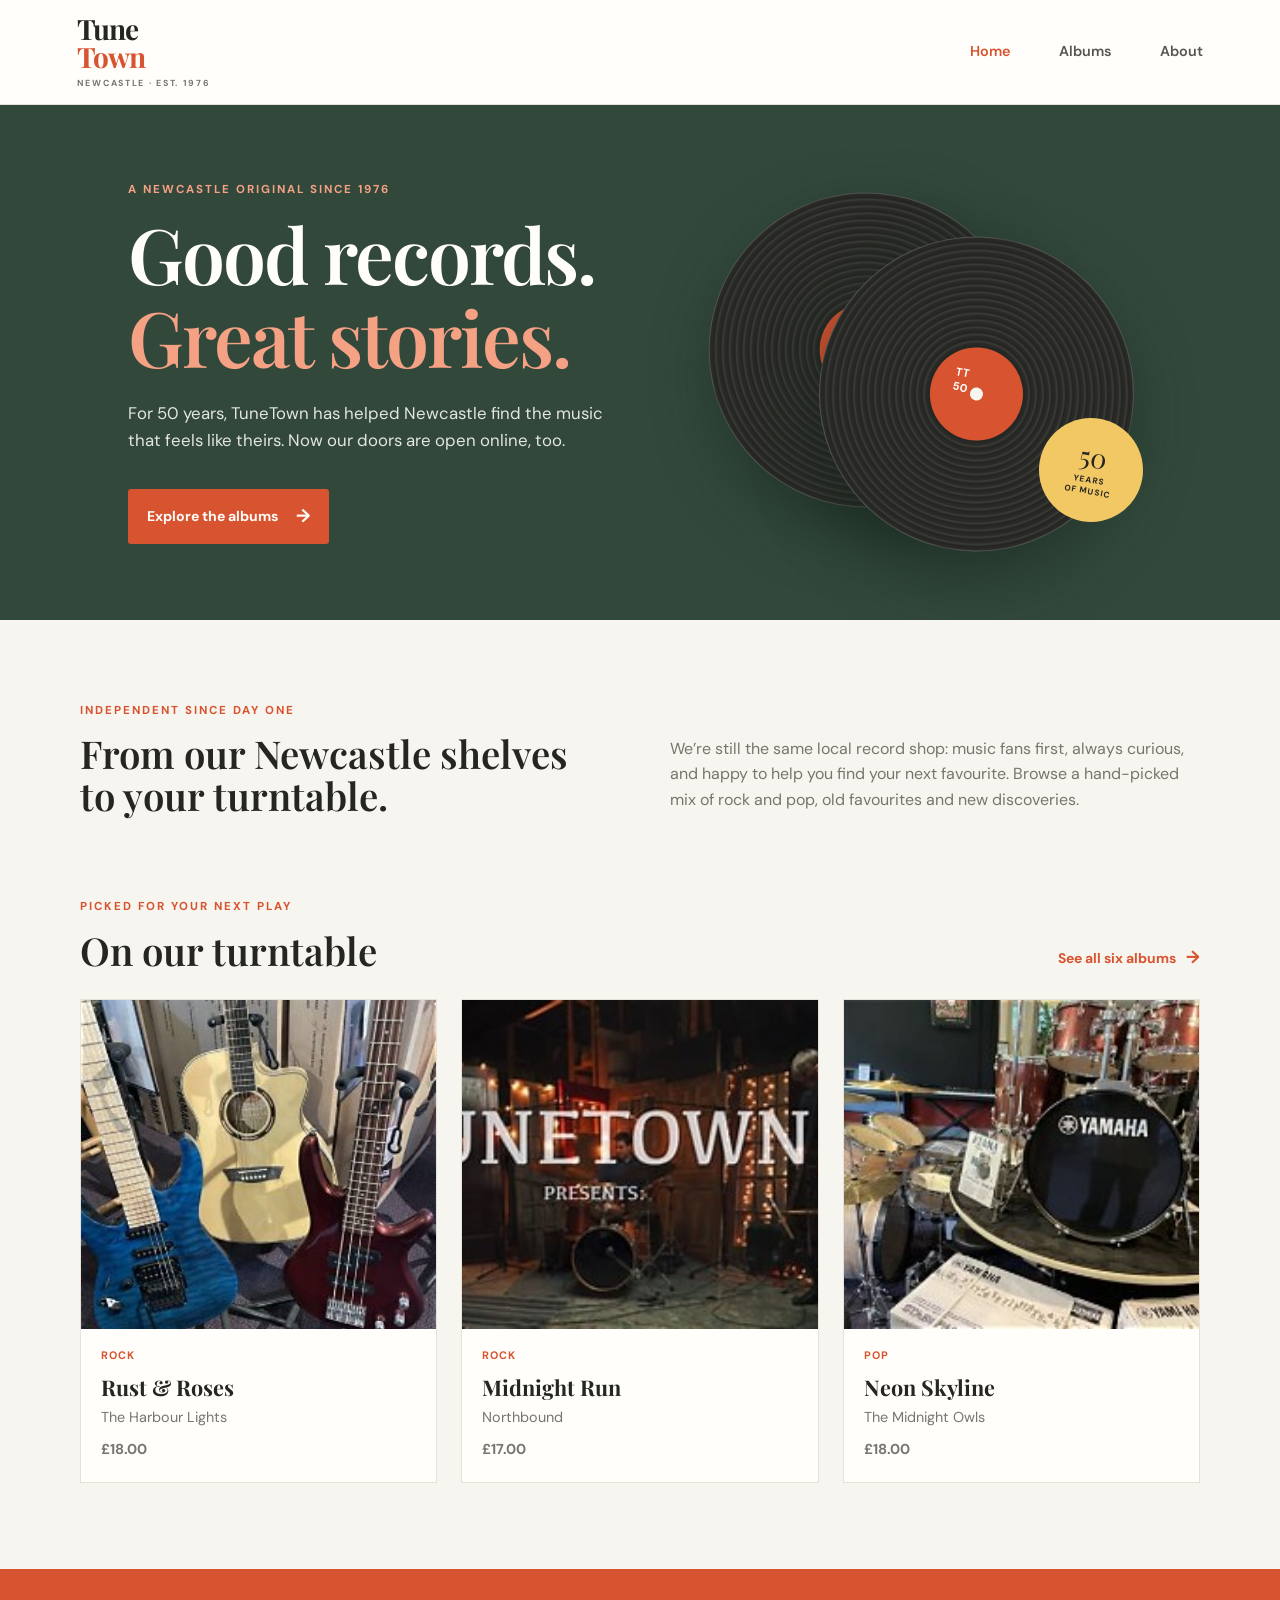
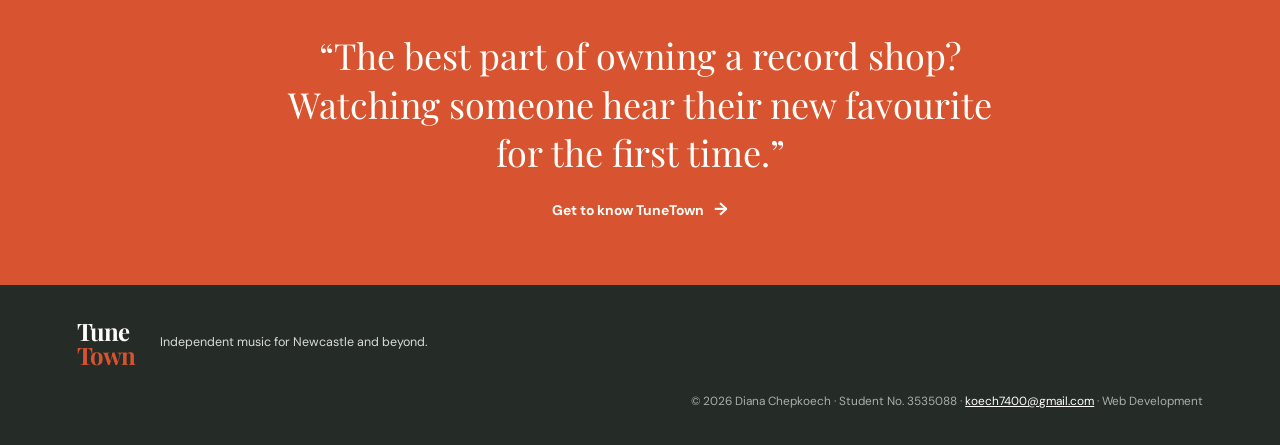
<file: index.html>
<!DOCTYPE html>
<html lang="en">
<head>
    <meta charset="UTF-8">
    <meta name="viewport" content="width=device-width, initial-scale=1.0">
    <meta name="description" content="Discover records, new releases and Newcastle music-store favourites at TuneTown, serving music lovers for 50 years.">
    <title>TuneTown | Newcastle records for every generation</title>
    <link rel="stylesheet" href="style.css">
</head>
<body>
    <header class="site-header">
        <a class="wordmark" href="home.html" aria-label="TuneTown home">Tune<span>Town</span><small>NEWCASTLE · EST. 1976</small></a>
        <nav class="site-nav" aria-label="Main navigation">
            <a class="active" href="home.html" aria-current="page">Home</a>
            <a href="albums.html">Albums</a>
            <a href="about.html">About</a>
        </nav>
    </header>

    <main>
        <section class="hero">
            <div class="hero-copy">
                <p class="eyebrow">A Newcastle original since 1976</p>
                <h1>Good records.<br><span>Great stories.</span></h1>
                <p>For 50 years, TuneTown has helped Newcastle find the music that feels like theirs. Now our doors are open online, too.</p>
                <a class="button" href="albums.html">Explore the albums <span aria-hidden="true">→</span></a>
            </div>
            <div class="hero-art" aria-label="A collection of records from the TuneTown shelves">
                <div class="record record-back"></div>
                <div class="record record-front"><span class="record-label">TT<br>50</span></div>
                <div class="hero-sticker">50<br><small>YEARS<br>OF MUSIC</small></div>
            </div>
        </section>

        <section class="welcome section-wrap">
            <div>
                <p class="eyebrow">Independent since day one</p>
                <h2>From our Newcastle shelves<br>to your turntable.</h2>
            </div>
            <p>We’re still the same local record shop: music fans first, always curious, and happy to help you find your next favourite. Browse a hand-picked mix of rock and pop, old favourites and new discoveries.</p>
        </section>

        <section class="featured section-wrap">
            <div class="section-heading">
                <div>
                    <p class="eyebrow">Picked for your next play</p>
                    <h2>On our turntable</h2>
                </div>
                <a class="text-link" href="albums.html">See all six albums <span aria-hidden="true">→</span></a>
            </div>
            <div class="album-grid featured-grid">
                <article class="album-card">
                    <img src="images/OIP.jpeg" alt="Yamaha drum kit displayed in a music shop">
                    <div class="album-info"><p class="genre-tag">Rock</p><h3>Rust &amp; Roses</h3><p>The Harbour Lights</p><p class="album-price">£18.00</p></div>
                </article>
                <article class="album-card">
                    <img src="images/OIP (1).jpeg" alt="Drum kits displayed in a music shop">
                    <div class="album-info"><p class="genre-tag">Rock</p><h3>Midnight Run</h3><p>Northbound</p><p class="album-price">£17.00</p></div>
                </article>
                <article class="album-card">
                    <img src="images/OIP (2).jpeg" alt="Colorful acoustic and electric guitars">
                    <div class="album-info"><p class="genre-tag">Pop</p><h3>Neon Skyline</h3><p>The Midnight Owls</p><p class="album-price">£18.00</p></div>
                </article>
            </div>
        </section>

        <section class="home-note">
            <p>“The best part of owning a record shop? Watching someone hear their new favourite for the first time.”</p>
            <a class="text-link" href="about.html">Get to know TuneTown <span aria-hidden="true">→</span></a>
        </section>
    </main>

    <footer class="site-footer">
        <a class="wordmark footer-wordmark" href="home.html">Tune<span>Town</span></a>
        <p>Independent music for Newcastle and beyond.</p>
        <p class="copyright">© 2026 Diana Chepkoech · Student No. 3535088 · <a href="mailto:koech7400@gmail.com">koech7400@gmail.com</a> · Web Development</p>
    </footer>
</body>
</html>
</file>
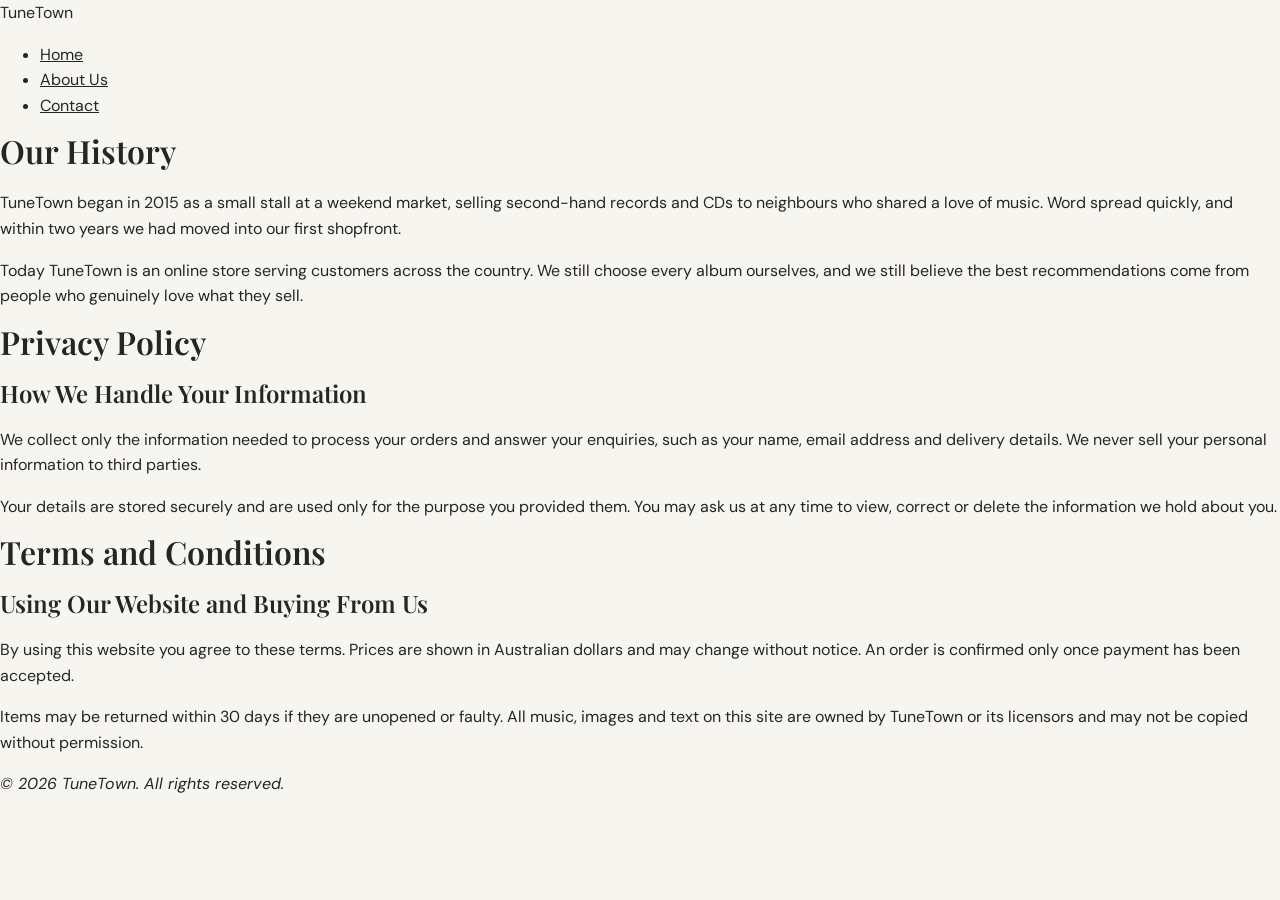
<file: about (2).html>
<!DOCTYPE html>
<!--
  File name:  about.html
  Author:     Diana Chepkoech (3535088)
  Created:    24 September 2026
  Purpose:    TuneTown About Us page.

  Marking criteria addressed:
  - Full HTML structure and relative-URL navigation bar
  - History section (h1 + two paragraphs)
  - Privacy policy section (h1, h2, paragraphs)
  - Terms and conditions section (h1, h2, paragraphs)
-->
<html lang="en">
<head>
  <meta charset="utf-8">
  <meta name="viewport" content="width=device-width, initial-scale=1">
  <title>TuneTown - About Us</title>
  <link rel="stylesheet" href="style.css">
</head>
<body>
  <div id="header">
    <span class="brand">TuneTown</span>
    <nav>
      <ul>
        <li><a href="index.html">Home</a></li>
        <li><a href="about.html">About Us</a></li>
        <li><a href="contact.html">Contact</a></li>
      </ul>
    </nav>
  </div>

  <div id="history">
    <h1>Our History</h1>
    <p>
      TuneTown began in 2015 as a small stall at a weekend market, selling
      second-hand records and CDs to neighbours who shared a love of music.
      Word spread quickly, and within two years we had moved into our first
      shopfront.
    </p>
    <p>
      Today TuneTown is an online store serving customers across the country.
      We still choose every album ourselves, and we still believe the best
      recommendations come from people who genuinely love what they sell.
    </p>
  </div>

  <div id="privacy">
    <h1>Privacy Policy</h1>
    <h2>How We Handle Your Information</h2>
    <p>
      We collect only the information needed to process your orders and answer
      your enquiries, such as your name, email address and delivery details.
      We never sell your personal information to third parties.
    </p>
    <p>
      Your details are stored securely and are used only for the purpose you
      provided them. You may ask us at any time to view, correct or delete the
      information we hold about you.
    </p>
  </div>

  <div id="terms">
    <h1>Terms and Conditions</h1>
    <h2>Using Our Website and Buying From Us</h2>
    <p>
      By using this website you agree to these terms. Prices are shown in
      Australian dollars and may change without notice. An order is confirmed
      only once payment has been accepted.
    </p>
    <p>
      Items may be returned within 30 days if they are unopened or faulty.
      All music, images and text on this site are owned by TuneTown or its
      licensors and may not be copied without permission.
    </p>
  </div>

  <address>&copy; 2026 TuneTown. All rights reserved.</address>
</body>
</html>
</file>
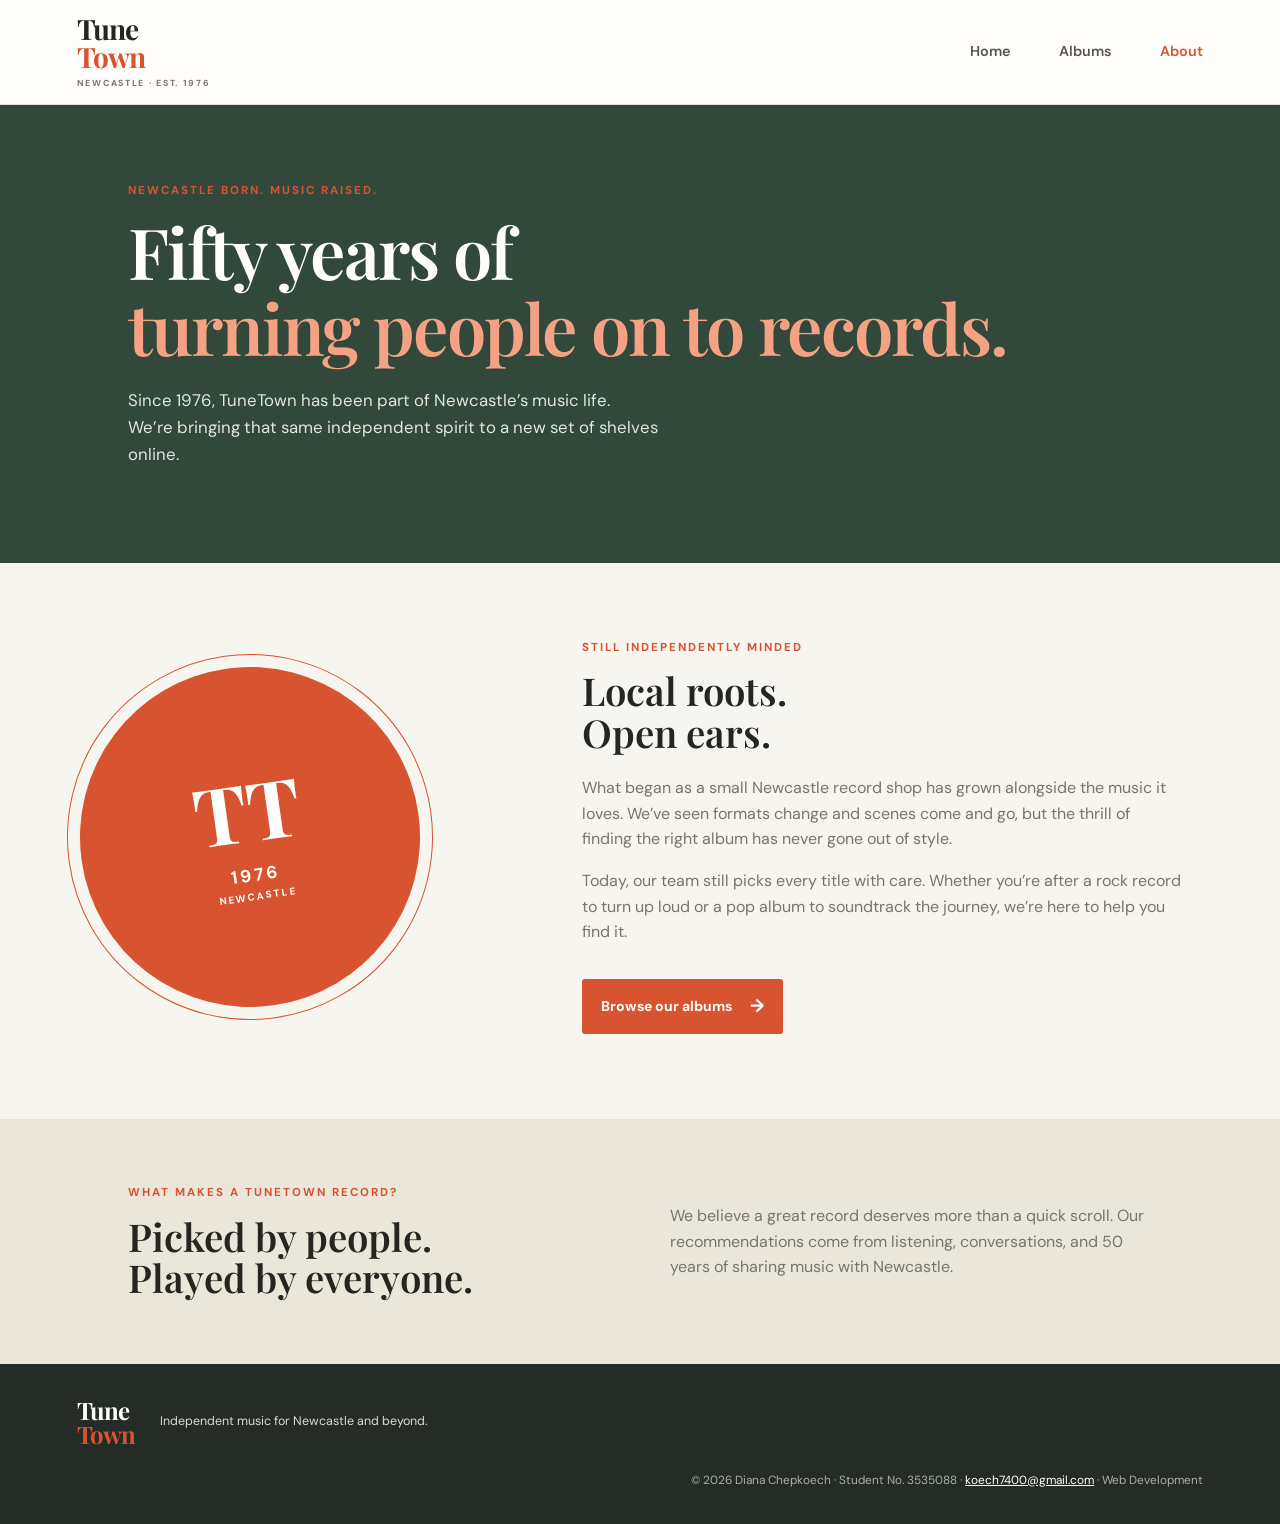
<file: about.html>
<!DOCTYPE html>
<html lang="en">
<head>
    <meta charset="UTF-8">
    <meta name="viewport" content="width=device-width, initial-scale=1.0">
    <meta name="description" content="Meet TuneTown, the independent Newcastle music shop celebrating 50 years of finding the right record for every listener.">
    <title>About TuneTown | Newcastle since 1976</title>
    <link rel="stylesheet" href="style.css">
</head>
<body>
    <header class="site-header">
        <a class="wordmark" href="home.html" aria-label="TuneTown home">Tune<span>Town</span><small>NEWCASTLE · EST. 1976</small></a>
        <nav class="site-nav" aria-label="Main navigation">
            <a href="home.html">Home</a>
            <a href="albums.html">Albums</a>
            <a class="active" href="about.html" aria-current="page">About</a>
        </nav>
    </header>

    <main>
        <section class="page-intro about-intro">
            <p class="eyebrow">Newcastle born. Music raised.</p>
            <h1>Fifty years of<br><span>turning people on to records.</span></h1>
            <p>Since 1976, TuneTown has been part of Newcastle’s music life. We’re bringing that same independent spirit to a new set of shelves online.</p>
        </section>

        <section class="story section-wrap">
            <div class="story-mark" aria-hidden="true"><span>TT</span><strong>1976</strong><small>NEWCASTLE</small></div>
            <div class="story-copy">
                <p class="eyebrow">Still independently minded</p>
                <h2>Local roots.<br>Open ears.</h2>
                <p>What began as a small Newcastle record shop has grown alongside the music it loves. We’ve seen formats change and scenes come and go, but the thrill of finding the right album has never gone out of style.</p>
                <p>Today, our team still picks every title with care. Whether you’re after a rock record to turn up loud or a pop album to soundtrack the journey, we’re here to help you find it.</p>
                <a class="button" href="albums.html">Browse our albums <span aria-hidden="true">→</span></a>
            </div>
        </section>

        <section class="values-strip">
            <div><p class="eyebrow">What makes a TuneTown record?</p><h2>Picked by people.<br>Played by everyone.</h2></div>
            <p>We believe a great record deserves more than a quick scroll. Our recommendations come from listening, conversations, and 50 years of sharing music with Newcastle.</p>
        </section>
    </main>

    <footer class="site-footer">
        <a class="wordmark footer-wordmark" href="home.html">Tune<span>Town</span></a>
        <p>Independent music for Newcastle and beyond.</p>
        <p class="copyright">© 2026 Diana Chepkoech · Student No. 3535088 · <a href="mailto:koech7400@gmail.com">koech7400@gmail.com</a> · Web Development</p>
    </footer>
</body>
</html>
</file>
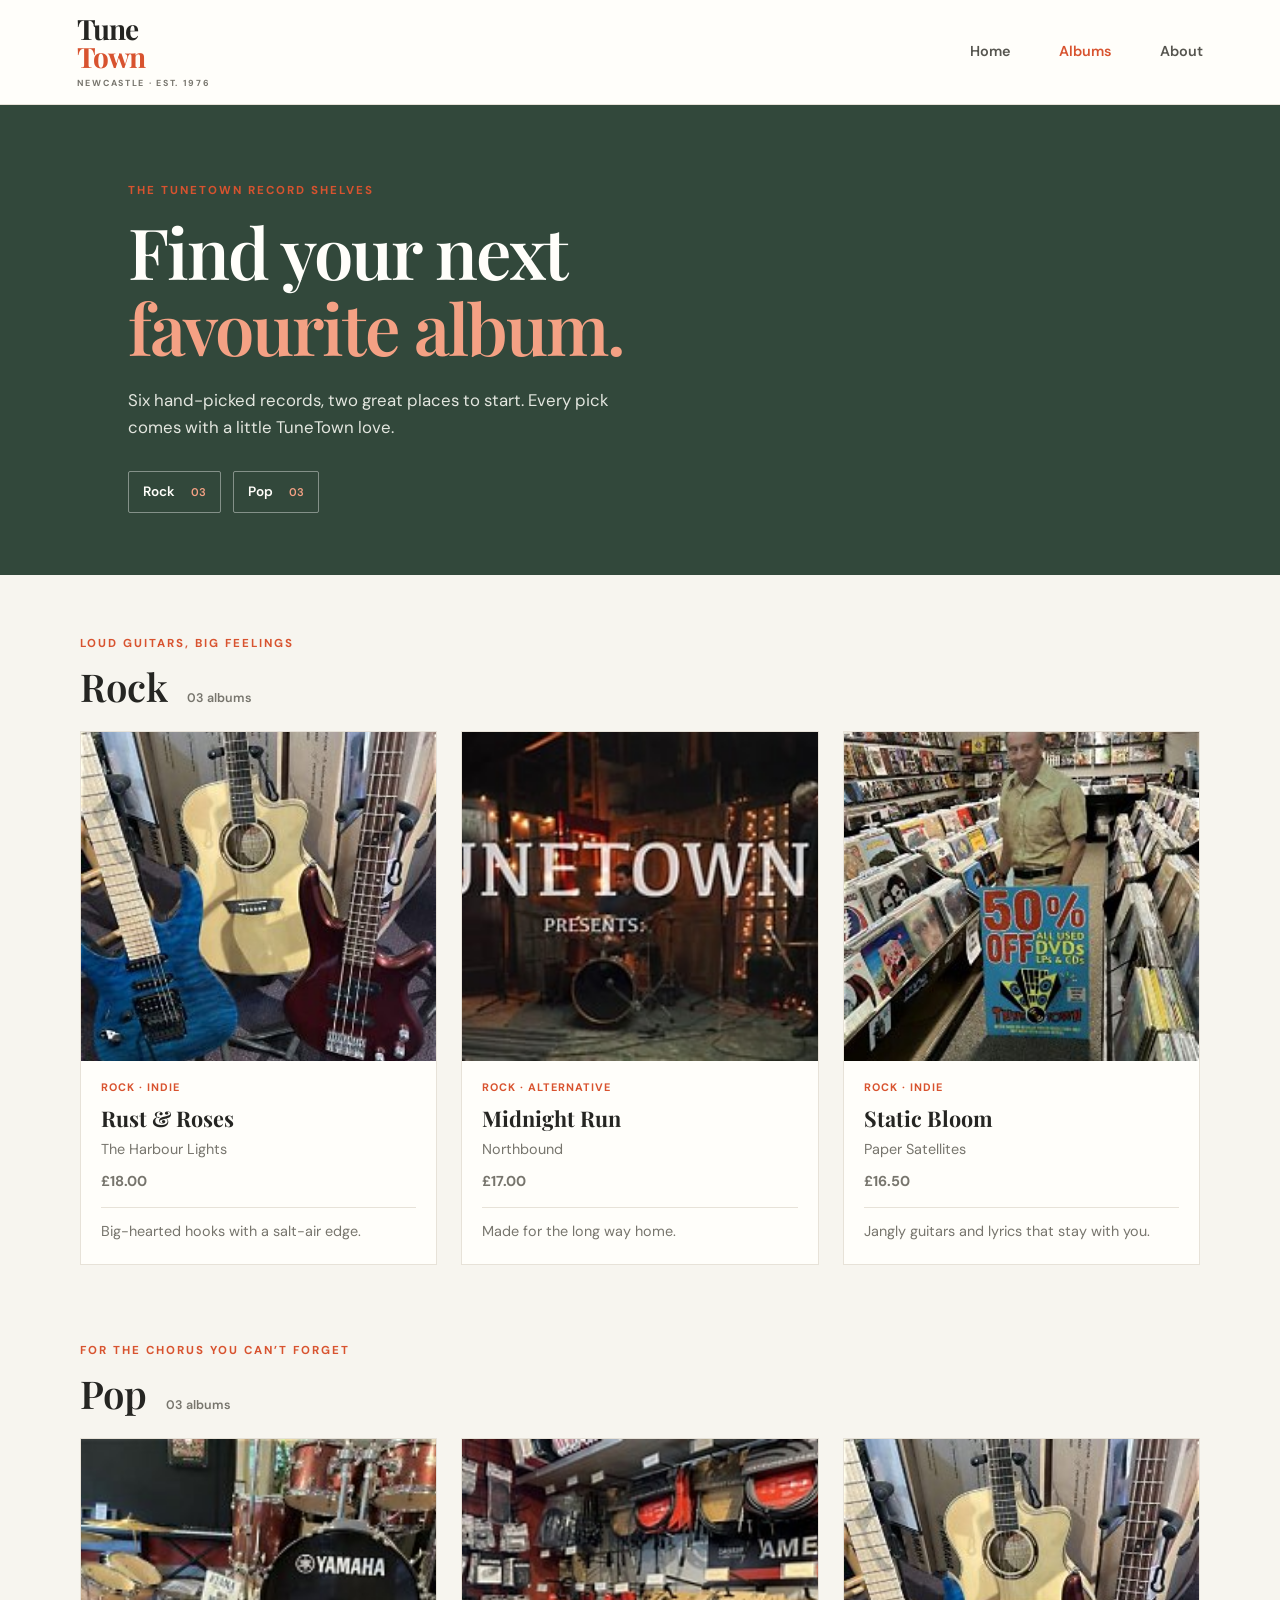
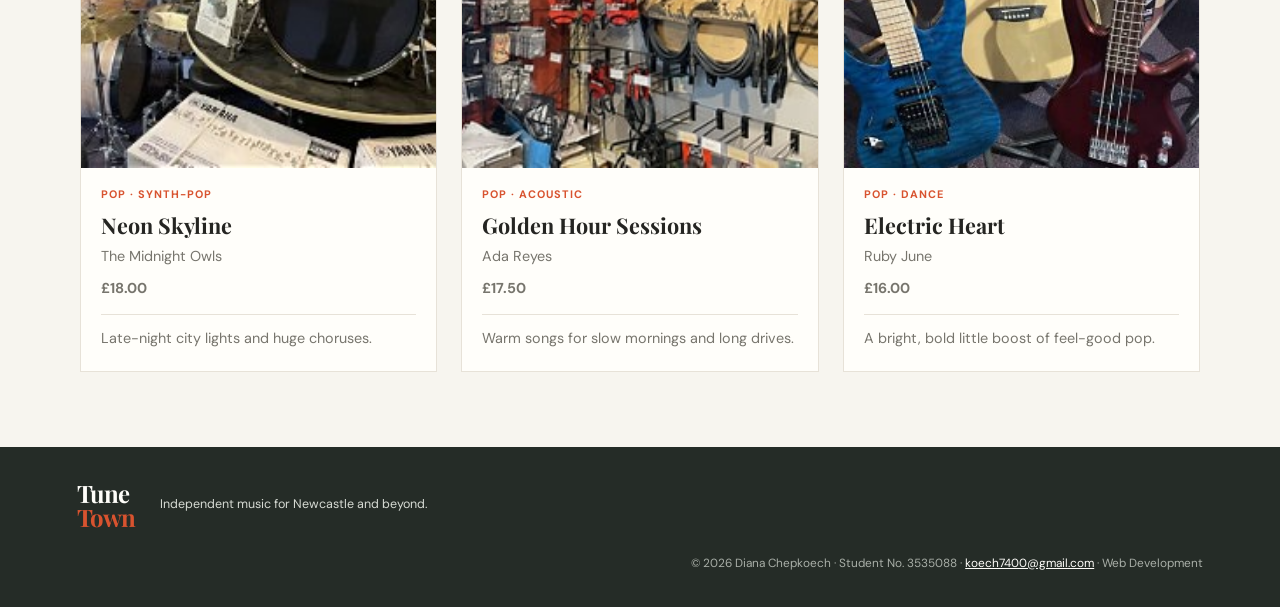
<file: albums.html>
<!DOCTYPE html>
<html lang="en">
<head>
    <meta charset="UTF-8">
    <meta name="viewport" content="width=device-width, initial-scale=1.0">
    <meta name="description" content="Browse TuneTown's hand-picked rock and pop albums, selected by our Newcastle music shop.">
    <title>Albums | TuneTown Newcastle</title>
    <link rel="stylesheet" href="style.css">
</head>
<body>
    <header class="site-header">
        <a class="wordmark" href="home.html" aria-label="TuneTown home">Tune<span>Town</span><small>NEWCASTLE · EST. 1976</small></a>
        <nav class="site-nav" aria-label="Main navigation">
            <a href="home.html">Home</a>
            <a class="active" href="albums.html" aria-current="page">Albums</a>
            <a href="about.html">About</a>
        </nav>
    </header>

    <main>
        <section class="page-intro">
            <p class="eyebrow">The TuneTown record shelves</p>
            <h1>Find your next<br><span>favourite album.</span></h1>
            <p>Six hand-picked records, two great places to start. Every pick comes with a little TuneTown love.</p>
            <nav class="genre-jump" aria-label="Jump to a genre">
                <a href="#rock">Rock <span>03</span></a>
                <a href="#pop">Pop <span>03</span></a>
            </nav>
        </section>

        <section class="genre-section section-wrap" id="rock">
            <div class="section-heading genre-heading">
                <div><p class="eyebrow">Loud guitars, big feelings</p><h2>Rock <span class="album-count">03 albums</span></h2></div>
            </div>
            <div class="album-grid">
                <article class="album-card">
                    <img src="images/OIP.jpeg" alt="Yamaha drum kit displayed in a music shop">
                    <div class="album-info"><p class="genre-tag">Rock · Indie</p><h3>Rust &amp; Roses</h3><p>The Harbour Lights</p><p class="album-price">£18.00</p><p class="album-note">Big-hearted hooks with a salt-air edge.</p></div>
                </article>
                <article class="album-card">
                    <img src="images/OIP (1).jpeg" alt="Drum kits displayed in a music shop">
                    <div class="album-info"><p class="genre-tag">Rock · Alternative</p><h3>Midnight Run</h3><p>Northbound</p><p class="album-price">£17.00</p><p class="album-note">Made for the long way home.</p></div>
                </article>
                <article class="album-card">
                    <img src="images/OIP (3).jpeg" alt="Music-shop interior with a record-store promotion">
                    <div class="album-info"><p class="genre-tag">Rock · Indie</p><h3>Static Bloom</h3><p>Paper Satellites</p><p class="album-price">£16.50</p><p class="album-note">Jangly guitars and lyrics that stay with you.</p></div>
                </article>
            </div>
        </section>

        <section class="genre-section section-wrap" id="pop">
            <div class="section-heading genre-heading">
                <div><p class="eyebrow">For the chorus you can’t forget</p><h2>Pop <span class="album-count">03 albums</span></h2></div>
            </div>
            <div class="album-grid">
                <article class="album-card">
                    <img src="images/OIP (2).jpeg" alt="Colorful acoustic and electric guitars">
                    <div class="album-info"><p class="genre-tag">Pop · Synth-pop</p><h3>Neon Skyline</h3><p>The Midnight Owls</p><p class="album-price">£18.00</p><p class="album-note">Late-night city lights and huge choruses.</p></div>
                </article>
                <article class="album-card">
                    <img src="images/OIP (4).jpeg" alt="TuneTown music-shop promotional sign">
                    <div class="album-info"><p class="genre-tag">Pop · Acoustic</p><h3>Golden Hour Sessions</h3><p>Ada Reyes</p><p class="album-price">£17.50</p><p class="album-note">Warm songs for slow mornings and long drives.</p></div>
                </article>
                <article class="album-card">
                    <img src="images/OIP.jpeg" alt="Yamaha drum kit displayed in a music shop">
                    <div class="album-info"><p class="genre-tag">Pop · Dance</p><h3>Electric Heart</h3><p>Ruby June</p><p class="album-price">£16.00</p><p class="album-note">A bright, bold little boost of feel-good pop.</p></div>
                </article>
            </div>
        </section>
    </main>

    <footer class="site-footer">
        <a class="wordmark footer-wordmark" href="home.html">Tune<span>Town</span></a>
        <p>Independent music for Newcastle and beyond.</p>
        <p class="copyright">© 2026 Diana Chepkoech · Student No. 3535088 · <a href="mailto:koech7400@gmail.com">koech7400@gmail.com</a> · Web Development</p>
    </footer>
</body>
</html>
</file>
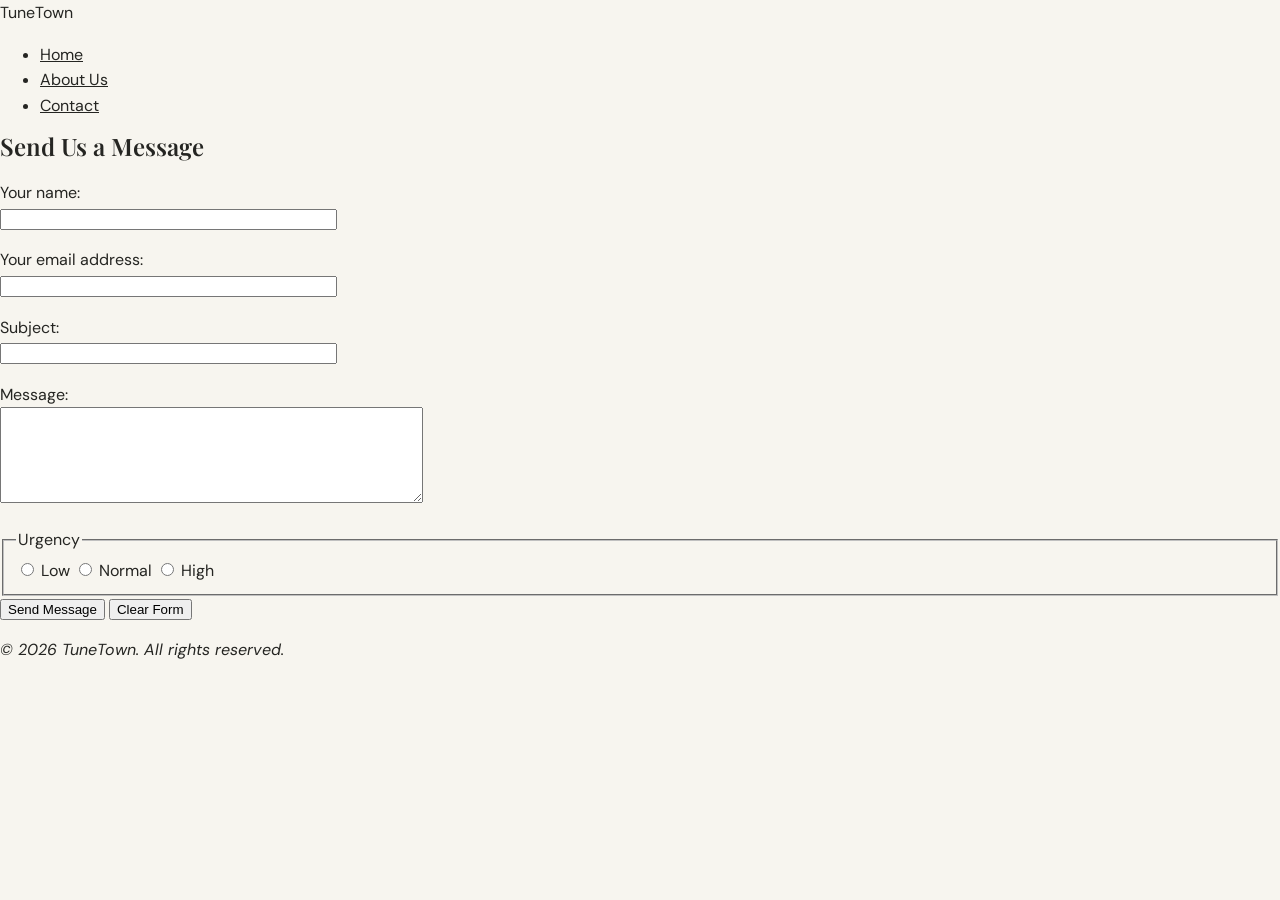
<file: contact.html>
<!DOCTYPE html>
<!--
  File name:  contact.html
  Author:     Diana Chepkoech (3535088)
  Created:    24 September 2026
  Purpose:    TuneTown contact form page.

 
-->
<html lang="en">
<head>
  <meta charset="utf-8">
  <meta name="viewport" content="width=device-width, initial-scale=1">
  <title>TuneTown - Contact</title>
  <link rel="stylesheet" href="style.css">
</head>
<body>
  <div id="header">
    <span class="brand">TuneTown</span>
    <nav>
      <ul>
        <li><a href="index.html">Home</a></li>
        <li><a href="about.html">About Us</a></li>
        <li><a href="contact.html">Contact</a></li>
      </ul>
    </nav>
  </div>

  <div id="contactform">
    <h2>Send Us a Message</h2>
    <form action="http://jkorpela.fi/cgi-bin/echo.cgi" method="post">
      <p>
        <label for="name">Your name:</label><br>
        <input type="text" id="name" name="name" size="40" required>
      </p>
      <p>
        <label for="email">Your email address:</label><br>
        <input type="email" id="email" name="email" size="40" required>
      </p>
      <p>
        <label for="subject">Subject:</label><br>
        <input type="text" id="subject" name="subject" size="40" required>
      </p>
      <p>
        <label for="message">Message:</label><br>
        <textarea id="message" name="message" rows="6" cols="50" required></textarea>
      </p>
      <fieldset>
        <legend>Urgency</legend>
        <input type="radio" id="low" name="urgency" value="low" required>
        <label for="low">Low</label>
        <input type="radio" id="normal" name="urgency" value="normal">
        <label for="normal">Normal</label>
        <input type="radio" id="high" name="urgency" value="high">
        <label for="high">High</label>
      </fieldset>
      <p>
        <input type="submit" value="Send Message">
        <input type="reset" value="Clear Form">
      </p>
    </form>
  </div>

  <address>&copy; 2026 TuneTown. All rights reserved.</address>
</body>
</html>
</file>
<file: style.css>
@import url('https://fonts.googleapis.com/css2?family=DM+Sans:wght@400;500;600;700&family=Playfair+Display:wght@500;600;700&display=swap');

:root {
    color-scheme: light;
    --ink: #252522;
    --muted: #77756d;
    --paper: #f7f5ef;
    --white: #fffefa;
    --orange: #d8532f;
    --green: #32483b;
    --line: #e7e2d8;
    font-family: 'DM Sans', Arial, sans-serif;
    font-synthesis: none;
    text-rendering: optimizeLegibility;
}

* { box-sizing: border-box; }
html { scroll-behavior: smooth; }
body { margin: 0; color: var(--ink); background: var(--paper); line-height: 1.6; }
a { color: inherit; }
a:focus-visible { outline: 3px solid var(--orange); outline-offset: 4px; }

.site-header {
    min-height: 86px;
    padding: 15px max(6vw, 24px);
    display: flex;
    align-items: center;
    justify-content: space-between;
    gap: 24px;
    background: var(--white);
    border-bottom: 1px solid var(--line);
}

.wordmark {
    display: inline-flex;
    flex-direction: column;
    color: var(--ink);
    font-family: 'Playfair Display', Georgia, serif;
    font-size: 1.75rem;
    font-weight: 700;
    letter-spacing: -1.3px;
    line-height: 1;
    text-decoration: none;
}

.wordmark span { color: var(--orange); }
.wordmark small {
    margin-top: 6px;
    color: var(--muted);
    font: 700 .55rem 'DM Sans', Arial, sans-serif;
    letter-spacing: 1.7px;
}

.site-nav { display: flex; align-items: center; gap: clamp(18px, 4vw, 48px); }
.site-nav a {
    padding: 9px 0;
    color: #56554f;
    font-size: .9rem;
    font-weight: 600;
    text-decoration: none;
}
.site-nav a:hover, .site-nav a.active { color: var(--orange); }

.hero {
    min-height: 515px;
    padding: 72px max(10vw, 32px);
    display: grid;
    grid-template-columns: 1.1fr .9fr;
    align-items: center;
    gap: 60px;
    overflow: hidden;
    color: var(--white);
    background: var(--green);
}

.hero-copy { max-width: 570px; }
.eyebrow {
    margin: 0 0 13px;
    color: var(--orange);
    font-size: .72rem;
    font-weight: 700;
    letter-spacing: 2px;
    text-transform: uppercase;
}
.hero .eyebrow { color: #f4a184; }
h1, h2, h3, p { margin-top: 0; }
h1, h2 { font-family: 'Playfair Display', Georgia, serif; font-weight: 600; line-height: 1.08; }
.hero h1, .page-intro h1 { margin-bottom: 22px; font-size: clamp(3rem, 6vw, 5.4rem); letter-spacing: -2px; }
.hero h1 span, .page-intro h1 span { color: #f4a184; }
.hero-copy > p:not(.eyebrow), .page-intro > p:not(.eyebrow) { max-width: 510px; color: #e3e6df; font-size: 1.05rem; }
.button {
    display: inline-flex;
    align-items: center;
    gap: 18px;
    margin-top: 18px;
    padding: 13px 19px;
    color: var(--white);
    background: var(--orange);
    border-radius: 3px;
    font-size: .88rem;
    font-weight: 700;
    text-decoration: none;
}
.button:hover { background: #b94222; }
.button span { font-size: 1.15rem; }

.hero-art { position: relative; display: grid; min-height: 340px; place-items: center; }
.record {
    position: absolute;
    width: min(27vw, 315px);
    aspect-ratio: 1;
    border: 1px solid rgba(255,255,255,.14);
    border-radius: 50%;
    background: repeating-radial-gradient(circle, #292a27 0 2px, #383a35 3px 4px, #252622 5px 7px);
    box-shadow: 0 25px 60px #16251d88;
}
.record::before {
    position: absolute;
    inset: 35%;
    border-radius: 50%;
    background: var(--orange);
    content: '';
}
.record::after {
    position: absolute;
    inset: 48%;
    border-radius: 50%;
    background: var(--paper);
    content: '';
}
.record-back { transform: translate(-22%, -4%) rotate(-18deg); background-color: #5a392b; }
.record-front { transform: translate(13%, 10%) rotate(12deg); }
.record-label {
    position: absolute;
    z-index: 1;
    top: 42%;
    left: 42%;
    color: white;
    font-size: .7rem;
    font-weight: 700;
    line-height: 1.3;
    text-align: center;
}
.hero-sticker {
    position: absolute;
    right: 2%;
    bottom: 3%;
    width: 104px;
    height: 104px;
    display: grid;
    align-content: center;
    color: var(--ink);
    background: #f2c865;
    border-radius: 50%;
    font-family: 'Playfair Display', Georgia, serif;
    font-size: 1.7rem;
    line-height: 1;
    text-align: center;
    transform: rotate(10deg);
}
.hero-sticker small { margin-top: 5px; font: 700 .52rem 'DM Sans', Arial, sans-serif; letter-spacing: 1px; }

.section-wrap { width: min(1120px, 88%); margin: 0 auto; }
.welcome {
    padding-top: 82px;
    padding-bottom: 72px;
    display: grid;
    grid-template-columns: 1fr 1fr;
    align-items: end;
    gap: 60px;
}
.welcome h2, .section-heading h2, .story h2, .values-strip h2 {
    margin-bottom: 0;
    font-size: clamp(2rem, 3vw, 2.9rem);
}
.welcome > p { margin-bottom: 4px; color: var(--muted); }
.featured { padding: 10px 0 86px; }
.section-heading { margin-bottom: 28px; display: flex; align-items: end; justify-content: space-between; gap: 24px; }
.text-link { color: var(--orange); font-size: .87rem; font-weight: 700; text-decoration: none; }
.text-link:hover { text-decoration: underline; }
.text-link span { margin-left: 7px; font-size: 1.1rem; }
.album-grid { display: grid; grid-template-columns: repeat(3, minmax(0, 1fr)); gap: 24px; }
.album-card { overflow: hidden; background: var(--white); border: 1px solid var(--line); }
.album-card img { display: block; width: 100%; aspect-ratio: 1.08; object-fit: cover; background: #ddd8ca; }
.album-info { padding: 18px 20px 21px; }
.genre-tag { margin-bottom: 5px; color: var(--orange); font-size: .68rem; font-weight: 700; letter-spacing: 1px; text-transform: uppercase; }
.album-info h3 { margin-bottom: 2px; font-family: 'Playfair Display', Georgia, serif; font-size: 1.35rem; }
.album-info > p:not(.genre-tag) { margin-bottom: 0; color: var(--muted); font-size: .9rem; }
.album-info > .album-price { margin-top: 9px; color: var(--ink); font-weight: 700; }
.album-note { padding-top: 12px; border-top: 1px solid var(--line); margin-top: 14px; }
.home-note {
    padding: 62px 24px;
    color: var(--white);
    background: var(--orange);
    text-align: center;
}
.home-note > p { max-width: 720px; margin: 0 auto 18px; font-family: 'Playfair Display', Georgia, serif; font-size: clamp(1.5rem, 3vw, 2.25rem); line-height: 1.35; }
.home-note .text-link { color: var(--white); }

.page-intro { padding: 77px max(10vw, 32px) 62px; color: var(--white); background: var(--green); }
.page-intro h1 { font-size: clamp(2.8rem, 5.5vw, 4.7rem); }
.page-intro > p:not(.eyebrow) { max-width: 530px; }
.genre-jump { display: flex; gap: 12px; margin-top: 30px; }
.genre-jump a { padding: 9px 14px; color: var(--white); border: 1px solid #ffffff66; border-radius: 2px; font-size: .85rem; font-weight: 600; text-decoration: none; }
.genre-jump a:hover { background: #ffffff1c; }
.genre-jump span { margin-left: 13px; color: #f4a184; font-size: .7rem; }
.genre-section { padding-top: 60px; padding-bottom: 12px; scroll-margin-top: 20px; }
.genre-section + .genre-section { padding-top: 65px; padding-bottom: 75px; }
.genre-heading { margin-bottom: 23px; }
.album-count { margin-left: 10px; color: var(--muted); font: 600 .78rem 'DM Sans', Arial, sans-serif; letter-spacing: 0; white-space: nowrap; }

.about-intro { padding-bottom: 78px; }
.about-intro h1 span { color: #f4a184; }
.story { padding-top: 76px; padding-bottom: 85px; display: grid; grid-template-columns: .8fr 1.2fr; align-items: center; gap: 90px; }
.story-mark {
    width: min(100%, 340px);
    aspect-ratio: 1;
    display: flex;
    flex-direction: column;
    align-items: center;
    justify-content: center;
    color: var(--white);
    background: var(--orange);
    border-radius: 50%;
    outline: 1px solid #d8532f;
    outline-offset: 12px;
    transform: rotate(-8deg);
}
.story-mark span { font-family: 'Playfair Display', Georgia, serif; font-size: 5rem; font-weight: 700; line-height: 1; }
.story-mark strong { margin-top: 12px; font-size: 1.1rem; letter-spacing: 3px; }
.story-mark small { font-size: .62rem; font-weight: 700; letter-spacing: 2px; }
.story-copy h2 { margin-bottom: 22px; }
.story-copy > p:not(.eyebrow) { max-width: 600px; color: var(--muted); }
.values-strip { padding: 65px max(10vw, 32px); display: grid; grid-template-columns: 1fr 1fr; align-items: center; gap: 60px; background: #ebe6da; }
.values-strip > p { max-width: 500px; margin: 0; color: var(--muted); }

.site-footer { padding: 34px max(6vw, 24px); display: grid; grid-template-columns: auto 1fr auto; align-items: center; gap: 25px; color: #d7dbd4; background: #252c27; }
.footer-wordmark { color: var(--white); font-size: 1.5rem; }
.site-footer p { margin: 0; font-size: .78rem; }
.site-footer p:last-child { color: #a9afa8; text-align: right; }
.site-footer .copyright { grid-column: 1 / -1; color: #a9afa8; font-size: .74rem; text-align: center; }
.site-footer .copyright a { color: var(--white); }

@media (max-width: 760px) {
    .hero { min-height: 0; padding: 58px 8%; grid-template-columns: 1fr; gap: 14px; }
    .hero-art { min-height: 280px; }
    .record { width: min(60vw, 280px); }
    .hero-sticker { right: 9%; bottom: 0; width: 86px; height: 86px; font-size: 1.4rem; }
    .welcome { padding-top: 60px; padding-bottom: 45px; grid-template-columns: 1fr; gap: 18px; }
    .album-grid { grid-template-columns: repeat(2, minmax(0, 1fr)); gap: 16px; }
    .featured { padding-bottom: 60px; }
    .section-wrap { width: 88%; }
    .page-intro { padding: 58px 8% 48px; }
    .story { padding-top: 55px; padding-bottom: 65px; grid-template-columns: 1fr; gap: 48px; }
    .story-mark { width: min(66vw, 280px); justify-self: center; }
    .values-strip { padding: 50px 8%; grid-template-columns: 1fr; gap: 22px; }
    .site-footer { grid-template-columns: 1fr 1fr; gap: 17px; }
    .site-footer p:nth-child(2) { grid-column: 1 / -1; grid-row: 2; }
    .site-footer p:last-child { text-align: right; }
}

@media (max-width: 480px) {
    .site-header { min-height: 75px; padding: 13px 20px; }
    .wordmark { font-size: 1.5rem; }
    .wordmark small { font-size: .48rem; letter-spacing: 1.25px; }
    .site-nav { gap: 14px; }
    .site-nav a { font-size: .8rem; }
    .hero h1, .page-intro h1 { font-size: 2.8rem; }
    .album-grid { grid-template-columns: 1fr; }
    .album-card img { aspect-ratio: 1.15; }
    .section-heading { align-items: start; flex-direction: column; }
    .genre-section { padding-top: 45px; }
    .album-count { margin-left: 4px; font-size: .68rem; }
    .site-footer { grid-template-columns: 1fr; }
    .site-footer p:nth-child(2) { grid-column: auto; grid-row: auto; }
    .site-footer p:last-child { text-align: left; }
}
</file>
